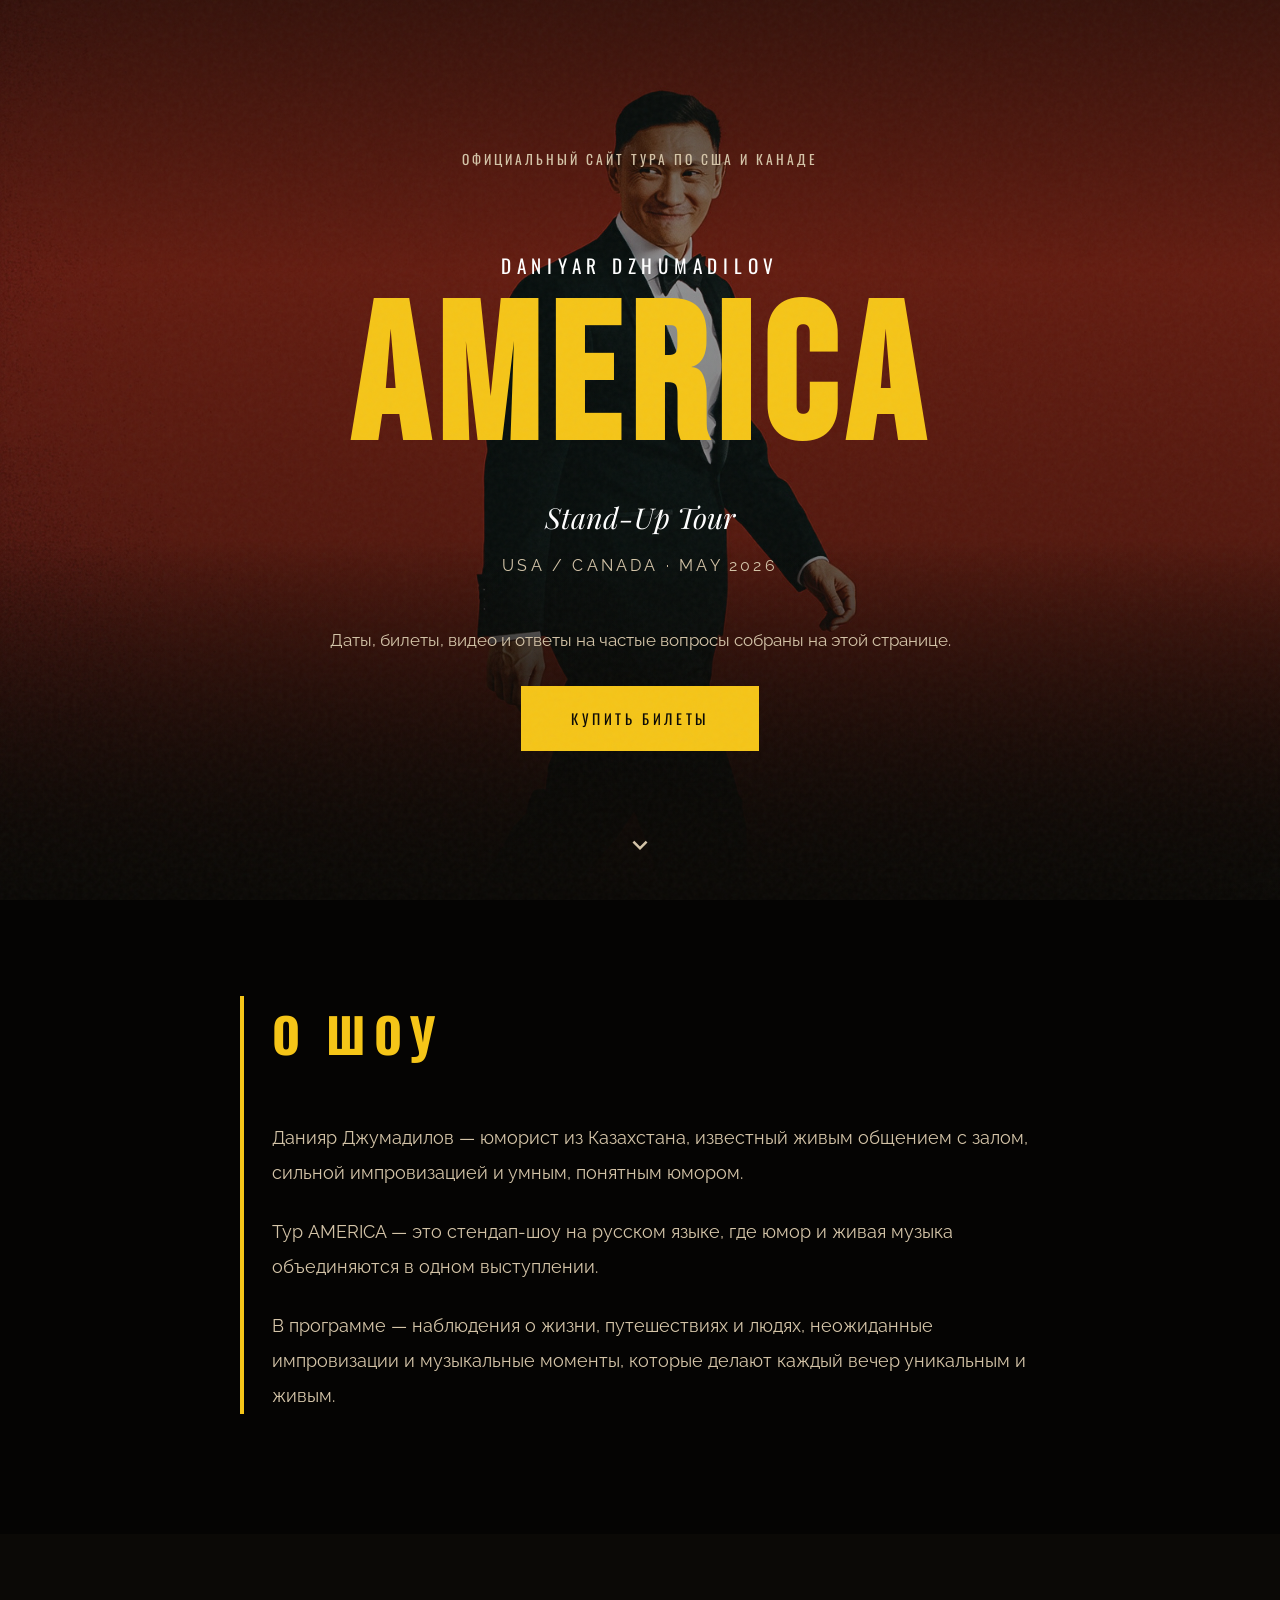
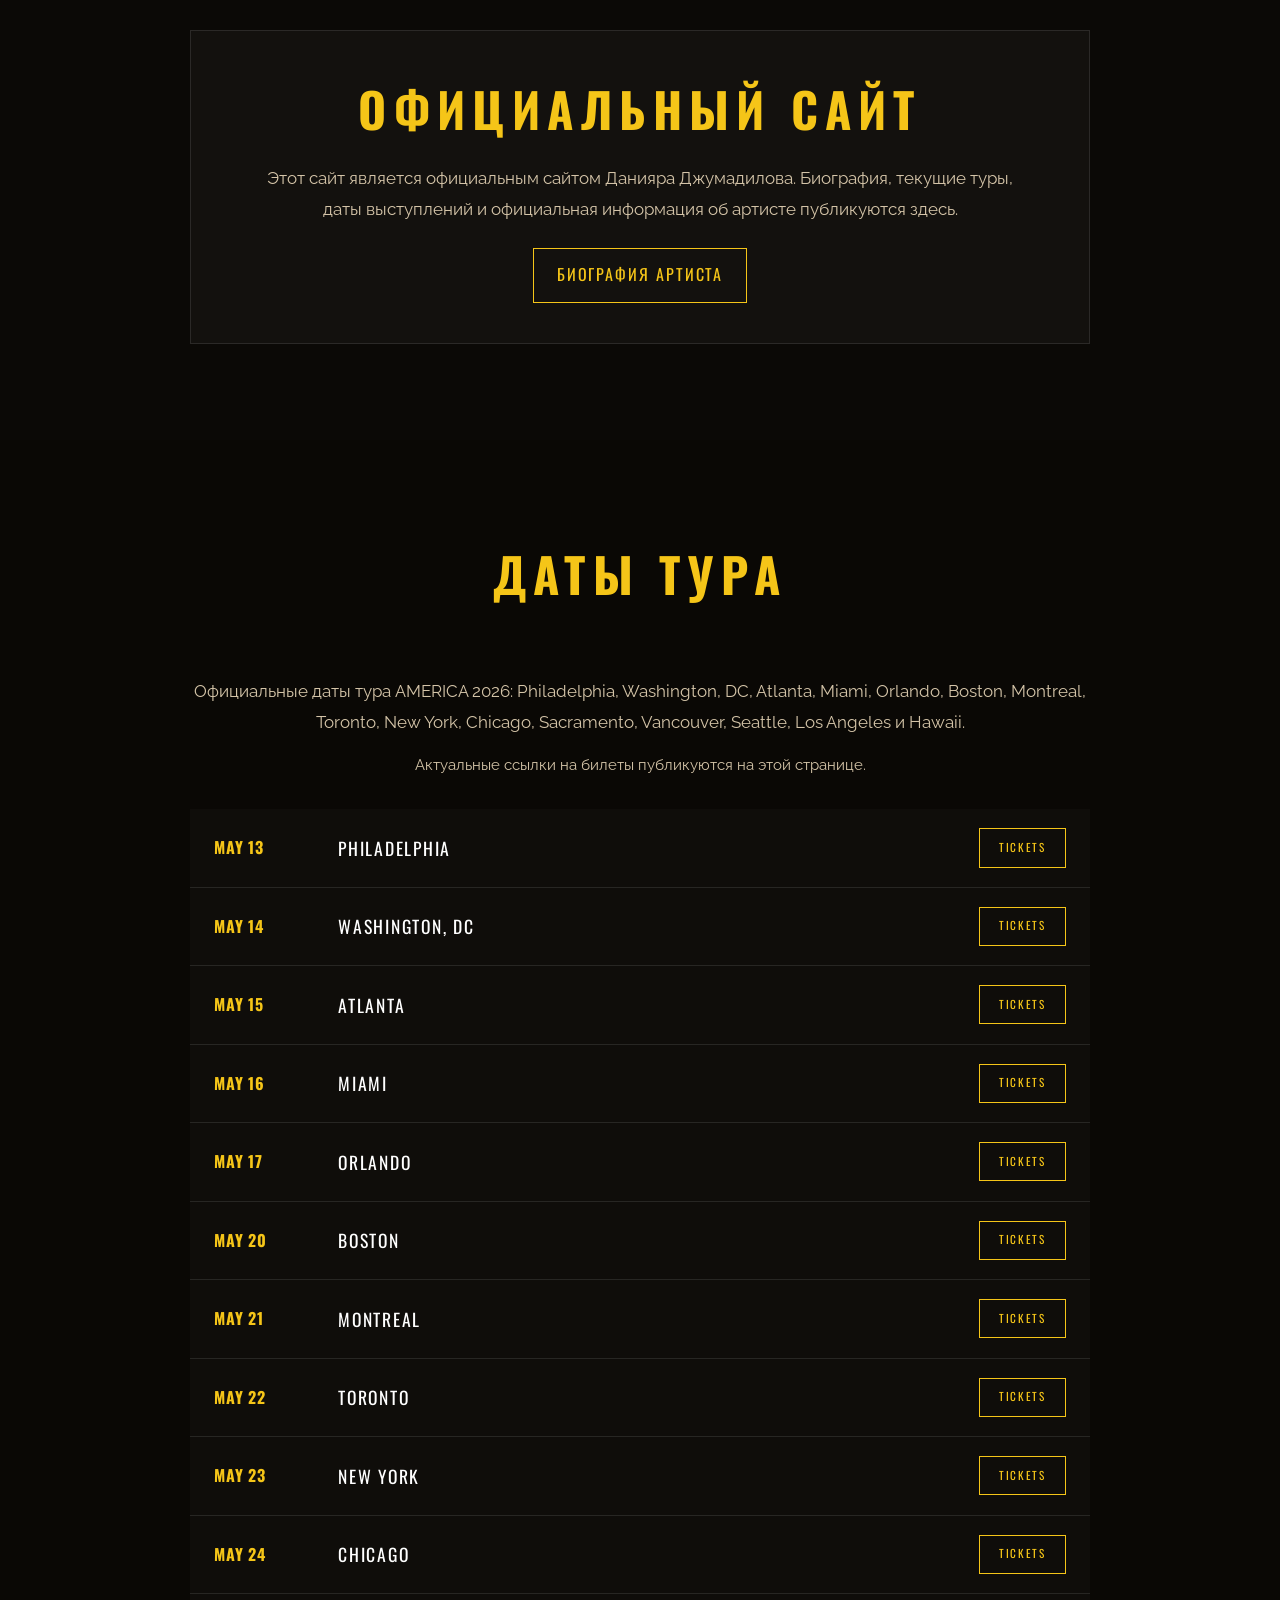
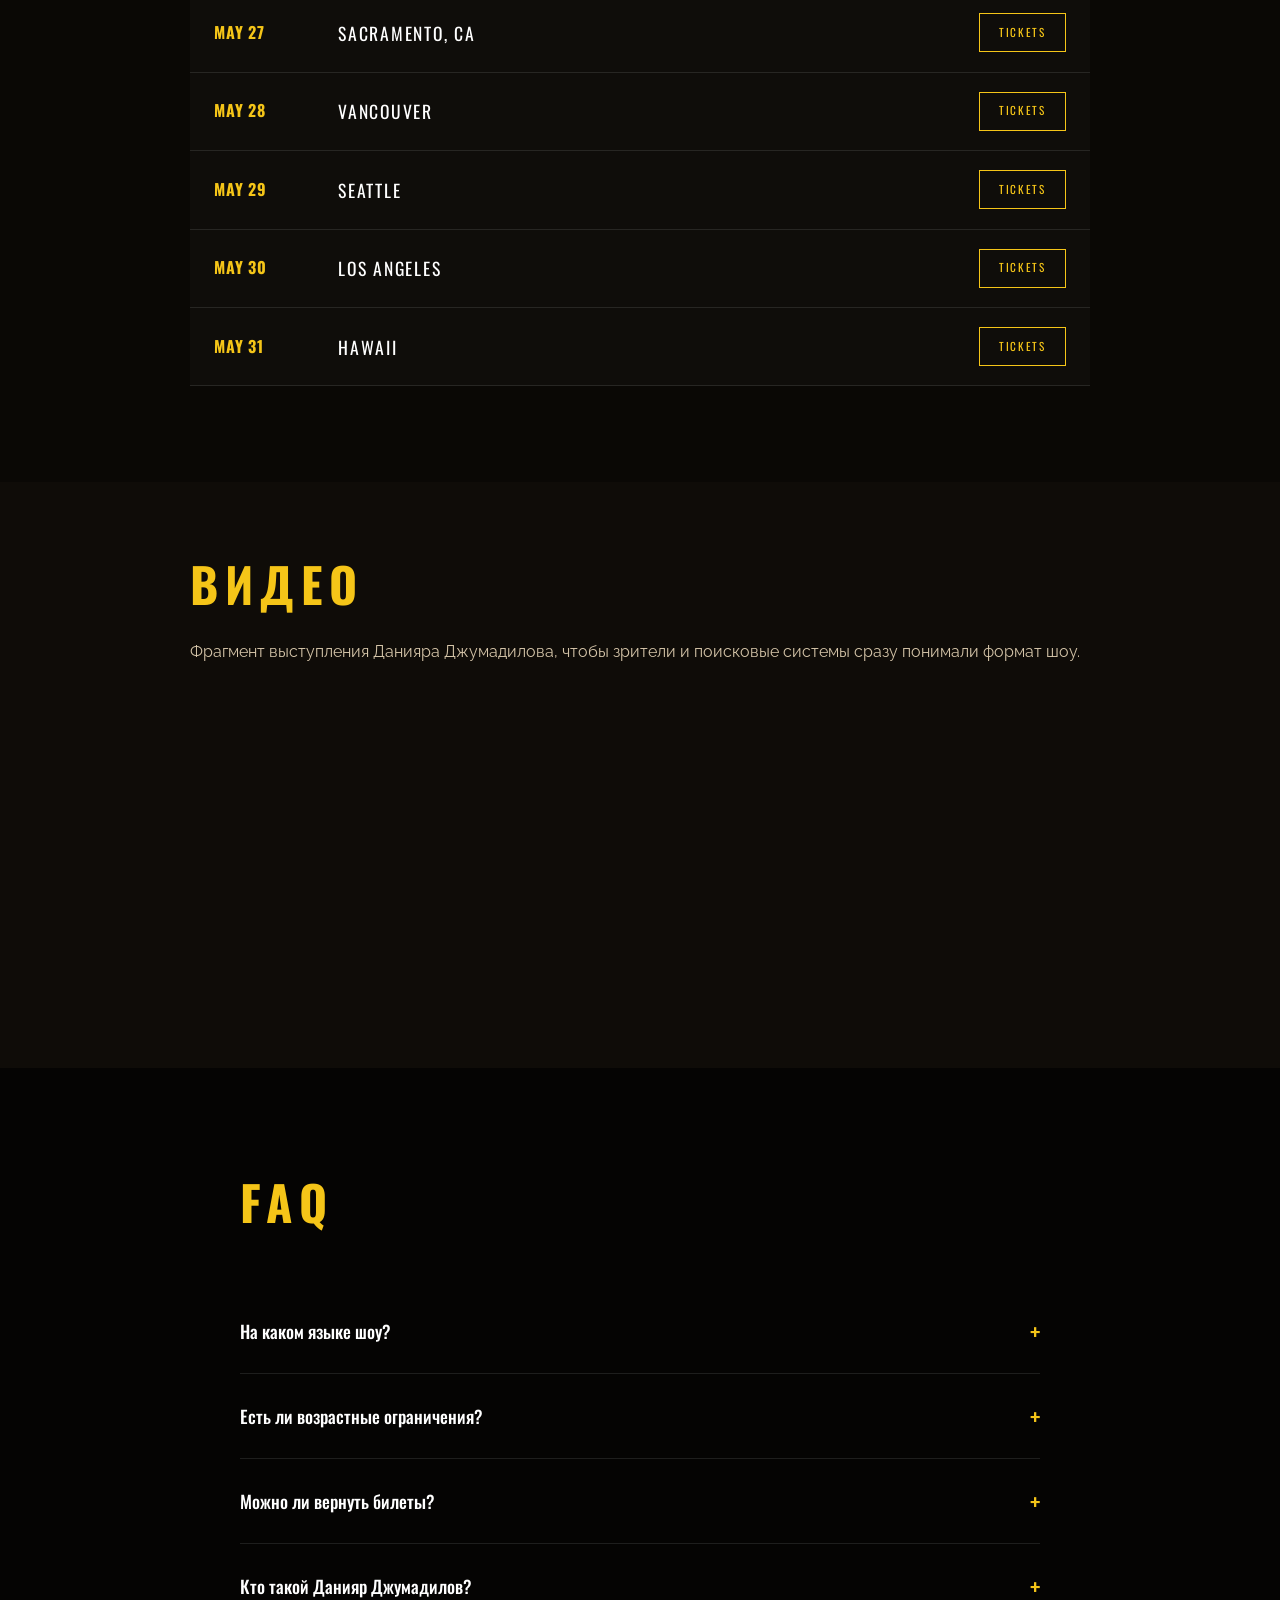
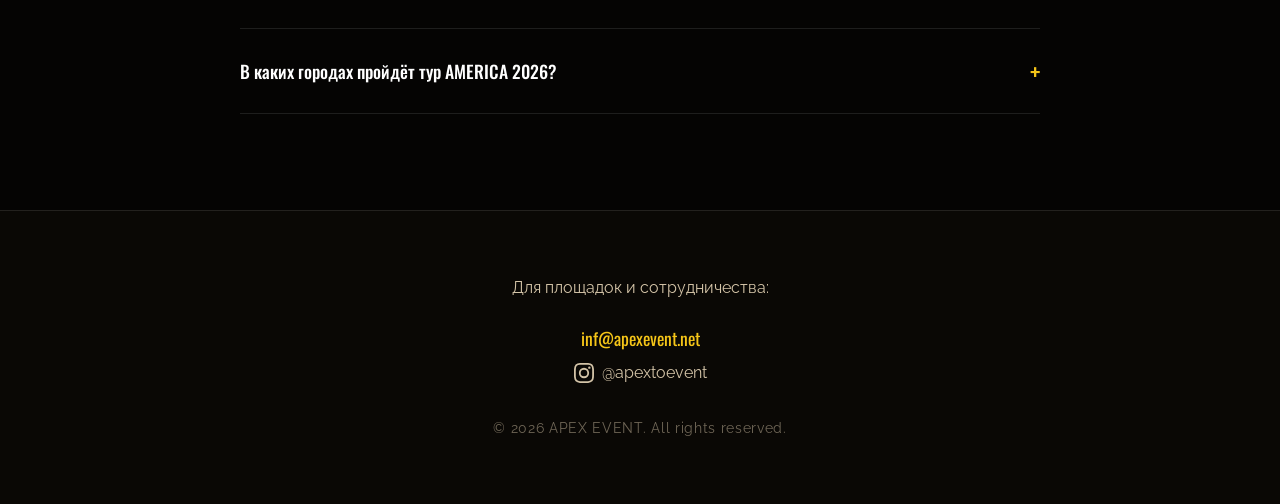
<file: index.html>
<!DOCTYPE html>
<html lang="ru">
<head>
    <!-- Google Tag Manager -->
    <script>(function(w,d,s,l,i){w[l]=w[l]||[];w[l].push({'gtm.start':
    new Date().getTime(),event:'gtm.js'});var f=d.getElementsByTagName(s)[0],
    j=d.createElement(s),dl=l!='dataLayer'?'&l='+l:'';j.async=true;j.src=
    'https://www.googletagmanager.com/gtm.js?id='+i+dl;f.parentNode.insertBefore(j,f);
    })(window,document,'script','dataLayer','GTM-NPXPX6FX');</script>
    <!-- End Google Tag Manager -->
    <meta charset="UTF-8">
    <meta name="viewport" content="width=device-width, initial-scale=1.0">
    <title>Данияр Джумадилов / Daniyar Dzhumadilov — AMERICA Tour 2026</title>
    <meta name="description" content="Официальный сайт стендап-тура Данияра Джумадилова (Daniyar Dzhumadilov) AMERICA 2026 по городам США и Канады. Даты, билеты, видео и FAQ.">
    <meta name="keywords" content="Данияр Джумадилов, Daniyar Dzhumadilov, Daniyar Jumadilov, Daniyar Zhumadilov, AMERICA Tour 2026, stand-up, standup, tour dates, tickets">
    <meta name="author" content="APEX EVENT">
    <meta name="robots" content="index,follow,max-snippet:-1,max-image-preview:large,max-video-preview:-1">
    <meta name="theme-color" content="#0a0805">
    <link rel="canonical" href="https://dzhumadilov.com/">
    <link rel="sitemap" type="application/xml" href="https://dzhumadilov.com/sitemap.xml">
    <meta property="og:locale" content="ru_RU">
    <meta property="og:locale:alternate" content="en_US">
    <meta property="og:site_name" content="Daniyar Dzhumadilov">
    <meta property="og:title" content="Данияр Джумадилов / Daniyar Dzhumadilov — AMERICA Tour 2026">
    <meta property="og:description" content="Официальный сайт тура: даты, города, билеты, видео и FAQ.">
    <meta property="og:type" content="website">
    <meta property="og:url" content="https://dzhumadilov.com/">
    <meta property="og:image" content="https://dzhumadilov.com/og.jpg">
    <meta property="og:image:alt" content="Daniyar Dzhumadilov — AMERICA Tour 2026">
    <meta name="twitter:card" content="summary_large_image">
    <meta name="twitter:title" content="Данияр Джумадилов / Daniyar Dzhumadilov — AMERICA Tour 2026">
    <meta name="twitter:description" content="Official site with tour dates, tickets, video and FAQ.">
    <meta name="twitter:image" content="https://dzhumadilov.com/og.jpg">
    <link rel="icon" href="fav.png" type="image/png">
    <link rel="preconnect" href="https://fonts.googleapis.com">
    <link rel="preconnect" href="https://fonts.gstatic.com" crossorigin>
    <link href="https://fonts.googleapis.com/css2?family=Bebas+Neue&family=Oswald:wght@400;500;700&family=Playfair+Display:ital,wght@0,400;1,400&family=Raleway:wght@300;400;500;600&display=swap" rel="stylesheet">
    <link rel="stylesheet" type="text/css" href="style.css">
    <script type="application/ld+json">
    {
      "@context": "https://schema.org",
      "@graph": [
        {
          "@type": "WebSite",
          "@id": "https://dzhumadilov.com/#website",
          "url": "https://dzhumadilov.com/",
          "name": "Daniyar Dzhumadilov — AMERICA Tour 2026",
          "alternateName": [
            "Данияр Джумадилов — AMERICA тур 2026",
            "Daniyar Jumadilov — AMERICA Tour 2026",
            "Daniyar Zhumadilov — AMERICA Tour 2026"
          ],
          "inLanguage": ["ru", "en"],
          "publisher": {
            "@id": "https://dzhumadilov.com/#organization"
          }
        },
        {
          "@type": "Organization",
          "@id": "https://dzhumadilov.com/#organization",
          "name": "APEX EVENT",
          "url": "https://dzhumadilov.com/",
          "email": "mailto:inf@apexevent.net",
          "sameAs": [
            "https://instagram.com/apextoevent"
          ]
        },
        {
          "@type": "Person",
          "@id": "https://dzhumadilov.com/#performer",
          "name": "Daniyar Dzhumadilov",
          "alternateName": [
            "Данияр Джумадилов",
            "Daniyar Jumadilov",
            "Daniyar Zhumadilov"
          ],
          "jobTitle": "Stand-up comedian",
          "nationality": "Kazakhstan"
        },
        {
          "@type": "EventSeries",
          "@id": "https://dzhumadilov.com/#tour",
          "name": "Daniyar Dzhumadilov — AMERICA Stand-Up Tour 2026",
          "alternateName": "Данияр Джумадилов — тур AMERICA 2026",
          "url": "https://dzhumadilov.com/",
          "description": "Official tour page for Daniyar Dzhumadilov's AMERICA 2026 stand-up tour across the United States and Canada.",
          "eventAttendanceMode": "https://schema.org/OfflineEventAttendanceMode",
          "eventStatus": "https://schema.org/EventScheduled",
          "image": [
            "https://dzhumadilov.com/og.jpg"
          ],
          "inLanguage": ["ru", "en"],
          "organizer": {
            "@id": "https://dzhumadilov.com/#organization"
          },
          "performer": {
            "@id": "https://dzhumadilov.com/#performer"
          }
        },
        {
          "@type": "FAQPage",
          "@id": "https://dzhumadilov.com/#faq",
          "mainEntity": [
            {
              "@type": "Question",
              "name": "На каком языке шоу?",
              "acceptedAnswer": {
                "@type": "Answer",
                "text": "Шоу проходит на русском языке."
              }
            },
            {
              "@type": "Question",
              "name": "Есть ли возрастные ограничения?",
              "acceptedAnswer": {
                "@type": "Answer",
                "text": "Да, 18+."
              }
            },
            {
              "@type": "Question",
              "name": "Можно ли вернуть билеты?",
              "acceptedAnswer": {
                "@type": "Answer",
                "text": "Билеты не подлежат возврату. Tickets are non-refundable. All sales are final."
              }
            },
            {
              "@type": "Question",
              "name": "Кто такой Данияр Джумадилов?",
              "acceptedAnswer": {
                "@type": "Answer",
                "text": "Данияр Джумадилов (Daniyar Dzhumadilov) — комик и артист из Казахстана. Выступает на русском языке, известен живым общением с залом, импровизацией и авторскими наблюдениями о жизни. Официальный сайт артиста — dzhumadilov.com."
              }
            },
            {
              "@type": "Question",
              "name": "В каких городах пройдёт тур AMERICA 2026?",
              "acceptedAnswer": {
                "@type": "Answer",
                "text": "Тур AMERICA 2026 охватывает: Philadelphia (13 мая), Washington DC (14 мая), Atlanta (15 мая), Miami (16 мая), Orlando (17 мая), Boston (20 мая), Montreal (21 мая), Toronto (22 мая), New York (23 мая), Chicago (24 мая), Sacramento (27 мая), Vancouver (28 мая), Seattle (29 мая), Los Angeles (30 мая), Hawaii (31 мая)."
              }
            }
          ]
        }
      ]
    }
    </script>
    <script type="application/ld+json">
    {
      "@context": "https://schema.org",
      "@type": "ItemList",
      "name": "Daniyar Dzhumadilov AMERICA Tour 2026 Dates",
      "itemListElement": [
        {
          "@type": "ListItem",
          "position": 1,
          "item": {
            "@type": "Event",
            "name": "Daniyar Dzhumadilov — Philadelphia",
            "startDate": "2026-05-13",
            "url": "https://eventcartel.com/ru/events/concert/daniyar-dzhumadilov-stand-up-2-philadelphia-PA-jcc-kleinlife-tickets-13720?template=event_published"
          }
        },
        {
          "@type": "ListItem",
          "position": 2,
          "item": {
            "@type": "Event",
            "name": "Daniyar Dzhumadilov — Washington, DC",
            "startDate": "2026-05-14",
            "url": "https://eventcartel.com/events/concert/daniyar-dzhumadilov-stand-up-2-arlington-WA-arlington-cinema-drafthouse-tickets-13714?promo=6bed5f4767cb6b56b32fb8bf01907b01"
          }
        },
        {
          "@type": "ListItem",
          "position": 3,
          "item": {
            "@type": "Event",
            "name": "Daniyar Dzhumadilov — Atlanta",
            "startDate": "2026-05-15",
            "url": "https://eventcartel.com/events/concert/daniyar-zhumadilov-atlanta-GA-marcus-jcc-tickets-13707?template=event_published"
          }
        },
        {
          "@type": "ListItem",
          "position": 4,
          "item": {
            "@type": "Event",
            "name": "Daniyar Dzhumadilov — Miami",
            "startDate": "2026-05-16",
            "url": "https://eventcartel.com/events/concert/daniyar-dzhumadilov-stand-up-miami-FL-hollywood-performing-arts-center-tickets-13708?promo=7bdb42758cd91d6f6fe4f7f69ea3a075"
          }
        },
        {
          "@type": "ListItem",
          "position": 5,
          "item": {
            "@type": "Event",
            "name": "Daniyar Dzhumadilov — Orlando",
            "startDate": "2026-05-17",
            "url": "https://eventcartel.com/events/concert/daniyar-dzhumadilov-stand-up-orlando-FL-sak-comedy-lab-tickets-13709?promo=fe666b92c27953b9f8eb84f32b3b57ff"
          }
        },
        {
          "@type": "ListItem",
          "position": 6,
          "item": {
            "@type": "Event",
            "name": "Daniyar Dzhumadilov — Boston",
            "startDate": "2026-05-20",
            "url": "https://eventcartel.com/events/concert/daniyar-dzhumadilov-stand-up-2-cambridge-MA-fitzgerald-theatre-cambridge-tickets-13710?promo=43f239369c005dec7c9f16fc3471eac9"
          }
        },
        {
          "@type": "ListItem",
          "position": 7,
          "item": {
            "@type": "Event",
            "name": "Daniyar Dzhumadilov — Montreal",
            "startDate": "2026-05-21",
            "url": "https://eventcartel.com/events/concert/daniyar-dzhumadilov-montreal-2-QC-vincent-dindy-school-of-music-montreal-tickets-13702?promo=3743c3bc4f64a5054c5f8e0015372914"
          }
        },
        {
          "@type": "ListItem",
          "position": 8,
          "item": {
            "@type": "Event",
            "name": "Daniyar Dzhumadilov — Toronto",
            "startDate": "2026-05-22",
            "url": "https://eventcartel.com/events/concert/daniyar-dzhumadilov-2-toronto-ON-the-leah-posluns-theatre-tickets-13703?promo=ca057386f8cbb9feb11b1e338263a2ec"
          }
        },
        {
          "@type": "ListItem",
          "position": 9,
          "item": {
            "@type": "Event",
            "name": "Daniyar Dzhumadilov — New York",
            "startDate": "2026-05-23",
            "url": "https://eventcartel.com/events/concert/daniyar-dzhumadilov-stand-up-2-new-york-NY-sva-theatre-tickets-13711?promo=c927bf31f946ed42ba6af95ab2ffbcde"
          }
        },
        {
          "@type": "ListItem",
          "position": 10,
          "item": {
            "@type": "Event",
            "name": "Daniyar Dzhumadilov — Chicago",
            "startDate": "2026-05-24",
            "url": "https://tickets.thedentheatre.com/event/danyar-zhumadilov-america-tour-2026-russian-stan-7l6za0"
          }
        },
        {
          "@type": "ListItem",
          "position": 11,
          "item": {
            "@type": "Event",
            "name": "Daniyar Dzhumadilov — Sacramento, CA",
            "startDate": "2026-05-27",
            "url": "https://eventcartel.com/events/concert/daniyar-zhumadilov-mcclellan-park-CA-sacramento-theater-pavilion-tickets-13716"
          }
        },
        {
          "@type": "ListItem",
          "position": 12,
          "item": {
            "@type": "Event",
            "name": "Daniyar Dzhumadilov — Vancouver",
            "startDate": "2026-05-28",
            "url": "https://eventcartel.com/events/concert/daniyar-dzhumadilov-2-vancouver-BC-burnaby-hall-tickets-13715?promo=61c4652d230990e5d108fb799a704e56"
          }
        },
        {
          "@type": "ListItem",
          "position": 13,
          "item": {
            "@type": "Event",
            "name": "Daniyar Dzhumadilov — Seattle",
            "startDate": "2026-05-29",
            "url": "https://eventcartel.com/events/concert/daniyar-zhumadilov-2-seattle-WA-carco-theatre-tickets-13718"
          }
        },
        {
          "@type": "ListItem",
          "position": 14,
          "item": {
            "@type": "Event",
            "name": "Daniyar Dzhumadilov — Los Angeles",
            "startDate": "2026-05-30",
            "url": "https://eventcartel.com/events/concert/daniyar-dzhumadilov-stand-up-2-los-angeles-CA-fine-arts-theatre-tickets-13712?promo=6d3b551a644659172d194f0bc2fb1b0f"
          }
        },
        {
          "@type": "ListItem",
          "position": 15,
          "item": {
            "@type": "Event",
            "name": "Daniyar Dzhumadilov — Hawaii",
            "startDate": "2026-05-31",
            "url": "https://eventcartel.com/events/concert/daniyar-dzhumadilov-stand-up-2-honolulu-HI-hawaiian-brians-social-club-tickets-13713?promo=35e7fab7007fbcb95bd0a8e04e775732"
          }
        }
      ]
    }
    </script>
</head>
<body>
    <!-- Google Tag Manager (noscript) -->
    <noscript><iframe src="https://www.googletagmanager.com/ns.html?id=GTM-NPXPX6FX"
    height="0" width="0" style="display:none;visibility:hidden"></iframe></noscript>
    <!-- End Google Tag Manager (noscript) -->
    <!-- Sticky Header -->
    <header class="header" id="header">
        <div class="header-left">
            <div class="header-logo">Daniyar Dzhumadilov <span>— AMERICA</span></div>
            <div class="lang-switcher">
                <button class="lang-btn active" data-lang="ru">RU</button>
                <span class="lang-divider">/</span>
                <button class="lang-btn" data-lang="en">EN</button>
            </div>
        </div>
        <a href="#tour-dates" class="header-btn" data-i18n="headerTickets">Билеты</a>
    </header>

    <main>
    <!-- Hero Section -->
    <section class="hero" id="hero">
        <div class="hero-bg"></div>
        <div class="hero-overlay"></div>
        <div class="hero-content">
            <p class="hero-kicker" data-i18n="heroKicker">Официальный сайт тура по США и Канаде</p>
            <p class="hero-name">Daniyar Dzhumadilov</p>
            <h1 class="hero-title">AMERICA</h1>
            <p class="hero-subtitle">Stand-Up Tour</p>
            <p class="hero-info">USA / Canada · May 2026</p>
            <p class="hero-note" data-i18n="heroNote">Даты, билеты, видео и ответы на частые вопросы собраны на этой странице.</p>
            <a href="#tour-dates" class="hero-btn" data-i18n="heroBtn">Купить билеты</a>
        </div>
        <div class="scroll-indicator">
            <svg viewBox="0 0 24 24" xmlns="http://www.w3.org/2000/svg">
                <path d="M7.41 8.59L12 13.17l4.59-4.58L18 10l-6 6-6-6 1.41-1.41z"/>
            </svg>
        </div>
    </section>

    <!-- About Section -->
    <section class="about" id="about">
        <div class="about-container">
            <div class="about-decoration"></div>
            <h2 class="section-title" data-i18n="aboutTitle">О ШОУ</h2>
            <div class="about-text">
                <p data-i18n="aboutText1">Данияр Джумадилов — юморист из Казахстана, известный живым общением с залом, сильной импровизацией и умным, понятным юмором.</p>
                <p data-i18n="aboutText2">Тур AMERICA — это стендап-шоу на русском языке, где юмор и живая музыка объединяются в одном выступлении.</p>
                <p data-i18n="aboutText3">В программе — наблюдения о жизни, путешествиях и людях, неожиданные импровизации и музыкальные моменты, которые делают каждый вечер уникальным и живым.</p>
            </div>
        </div>
    </section>

    <section class="official-site" id="official-site">
        <div class="official-site-card">
            <h2 class="section-title" data-i18n="officialTitle">ОФИЦИАЛЬНЫЙ САЙТ</h2>
            <p class="official-site-text" data-i18n="officialText">Этот сайт является официальным сайтом Данияра Джумадилова. Биография, текущие туры, даты выступлений и официальная информация об артисте публикуются здесь.</p>
            <a href="bio.html" class="official-site-link" data-i18n="officialBioLink">Биография артиста</a>
        </div>
    </section>

    <!-- Tour Dates Section -->
    <section class="tour-dates" id="tour-dates">
        <h2 class="section-title tour-dates-title" data-i18n="tourDatesTitle">ДАТЫ ТУРА</h2>
        <p class="tour-summary" data-i18n="tourSummary">Официальные даты тура AMERICA 2026: Philadelphia, Washington, DC, Atlanta, Miami, Orlando, Boston, Montreal, Toronto, New York, Chicago, Sacramento, Vancouver, Seattle, Los Angeles и Hawaii.</p>
        <p class="tour-note" data-i18n="tourNote">Актуальные ссылки на билеты публикуются на этой странице.</p>
        <div class="dates-list">
            <div class="date-item">
                <time class="date-day" datetime="2026-05-13">MAY 13</time>
                <span class="date-city">Philadelphia</span>
                <a href="https://eventcartel.com/ru/events/concert/daniyar-dzhumadilov-stand-up-2-philadelphia-PA-jcc-kleinlife-tickets-13720?template=event_published" class="date-btn" data-i18n="ticketsBtn" target="_blank" rel="noopener noreferrer">Tickets</a>
            </div>
            <div class="date-item">
                <time class="date-day" datetime="2026-05-14">MAY 14</time>
                <span class="date-city">Washington, DC</span>
                <a href="https://eventcartel.com/events/concert/daniyar-dzhumadilov-stand-up-2-arlington-WA-arlington-cinema-drafthouse-tickets-13714?promo=6bed5f4767cb6b56b32fb8bf01907b01" class="date-btn" data-i18n="ticketsBtn" target="_blank" rel="noopener noreferrer">Tickets</a>
            </div>
            <div class="date-item">
                <time class="date-day" datetime="2026-05-15">MAY 15</time>
                <span class="date-city">Atlanta</span>
                <a href="https://eventcartel.com/events/concert/daniyar-zhumadilov-atlanta-GA-marcus-jcc-tickets-13707?template=event_published" class="date-btn" data-i18n="ticketsBtn" target="_blank" rel="noopener noreferrer">Tickets</a>
            </div>
            <div class="date-item">
                <time class="date-day" datetime="2026-05-16">MAY 16</time>
                <span class="date-city">Miami</span>
                <a href="https://eventcartel.com/events/concert/daniyar-dzhumadilov-stand-up-miami-FL-hollywood-performing-arts-center-tickets-13708?promo=7bdb42758cd91d6f6fe4f7f69ea3a075" target="_blank" rel="noopener noreferrer" class="date-btn" data-i18n="ticketsBtn">Tickets</a>
            </div>
            <div class="date-item">
                <time class="date-day" datetime="2026-05-17">MAY 17</time>
                <span class="date-city">Orlando</span>
                <a href="https://eventcartel.com/events/concert/daniyar-dzhumadilov-stand-up-orlando-FL-sak-comedy-lab-tickets-13709?promo=fe666b92c27953b9f8eb84f32b3b57ff" target="_blank" rel="noopener noreferrer" class="date-btn" data-i18n="ticketsBtn">Tickets</a>
            </div>
            <div class="date-item">
                <time class="date-day" datetime="2026-05-20">MAY 20</time>
                <span class="date-city">Boston</span>
                <a href="https://eventcartel.com/events/concert/daniyar-dzhumadilov-stand-up-2-cambridge-MA-fitzgerald-theatre-cambridge-tickets-13710?promo=43f239369c005dec7c9f16fc3471eac9" target="_blank" rel="noopener noreferrer" class="date-btn" data-i18n="ticketsBtn">Tickets</a>
            </div>
            <div class="date-item">
                <time class="date-day" datetime="2026-05-21">MAY 21</time>
                <span class="date-city">Montreal</span>
                <a href="https://eventcartel.com/events/concert/daniyar-dzhumadilov-montreal-2-QC-vincent-dindy-school-of-music-montreal-tickets-13702?promo=3743c3bc4f64a5054c5f8e0015372914" class="date-btn" data-i18n="ticketsBtn" target="_blank" rel="noopener noreferrer">Tickets</a>
            </div>
            <div class="date-item">
                <time class="date-day" datetime="2026-05-22">MAY 22</time>
                <span class="date-city">Toronto</span>
                <a href="https://eventcartel.com/events/concert/daniyar-dzhumadilov-2-toronto-ON-the-leah-posluns-theatre-tickets-13703?promo=ca057386f8cbb9feb11b1e338263a2ec" target="_blank" rel="noopener noreferrer" class="date-btn" data-i18n="ticketsBtn">Tickets</a>
            </div>
            <div class="date-item">
                <time class="date-day" datetime="2026-05-23">MAY 23</time>
                <span class="date-city">New York</span>
                <a href="https://eventcartel.com/events/concert/daniyar-dzhumadilov-stand-up-2-new-york-NY-sva-theatre-tickets-13711?promo=c927bf31f946ed42ba6af95ab2ffbcde" target="_blank" rel="noopener noreferrer" class="date-btn" data-i18n="ticketsBtn">Tickets</a>
            </div>
            <div class="date-item">
                <time class="date-day" datetime="2026-05-24">MAY 24</time>
                <span class="date-city">Chicago</span>
                <a href="https://tickets.thedentheatre.com/event/danyar-zhumadilov-america-tour-2026-russian-stan-7l6za0" target="_blank" rel="noopener noreferrer" class="date-btn" data-i18n="ticketsBtn">Tickets</a>
            </div>
            <div class="date-item">
                <time class="date-day" datetime="2026-05-27">MAY 27</time>
                <span class="date-city">Sacramento, CA</span>
                <a href="https://eventcartel.com/events/concert/daniyar-zhumadilov-mcclellan-park-CA-sacramento-theater-pavilion-tickets-13716" target="_blank" rel="noopener noreferrer" class="date-btn" data-i18n="ticketsBtn">Tickets</a>
            </div>
            <div class="date-item">
                <time class="date-day" datetime="2026-05-28">MAY 28</time>
                <span class="date-city">Vancouver</span>
                <a href="https://eventcartel.com/events/concert/daniyar-dzhumadilov-2-vancouver-BC-burnaby-hall-tickets-13715?promo=61c4652d230990e5d108fb799a704e56" target="_blank" rel="noopener noreferrer" class="date-btn" data-i18n="ticketsBtn">Tickets</a>
            </div>
            <div class="date-item">
                <time class="date-day" datetime="2026-05-29">MAY 29</time>
                <span class="date-city">Seattle</span>
                <a href="https://eventcartel.com/events/concert/daniyar-zhumadilov-2-seattle-WA-carco-theatre-tickets-13718" target="_blank" rel="noopener noreferrer" class="date-btn" data-i18n="ticketsBtn">Tickets</a>
            </div>
            <div class="date-item">
                <time class="date-day" datetime="2026-05-30">MAY 30</time>
                <span class="date-city">Los Angeles</span>
                <a href="https://eventcartel.com/events/concert/daniyar-dzhumadilov-stand-up-2-los-angeles-CA-fine-arts-theatre-tickets-13712?promo=6d3b551a644659172d194f0bc2fb1b0f" class="date-btn" target="_blank" rel="noopener noreferrer" data-i18n="ticketsBtn">Tickets</a>
            </div>
            <div class="date-item">
                <time class="date-day" datetime="2026-05-31">MAY 31</time>
                <span class="date-city">Hawaii</span>
                <a href="https://eventcartel.com/events/concert/daniyar-dzhumadilov-stand-up-2-honolulu-HI-hawaiian-brians-social-club-tickets-13713?promo=35e7fab7007fbcb95bd0a8e04e775732" target="_blank" rel="noopener noreferrer" class="date-btn" data-i18n="ticketsBtn">Tickets</a>
            </div>
        </div>
    </section>

    <!-- Video Section -->
    <section class="video-section" id="video">
        <div class="video-inner">
            <h2 class="section-title video-title" data-i18n="videoTitle">ВИДЕО</h2>
            <p class="video-text" data-i18n="videoText">Фрагмент выступления Данияра Джумадилова, чтобы зрители и поисковые системы сразу понимали формат шоу.</p>
            <div class="video-container">
                <iframe 
                    src="https://www.youtube.com/embed/gCtSmUNPMY0" 
                    title="Daniyar Dzhumadilov Stand-Up"
                    loading="lazy"
                    allow="accelerometer; autoplay; clipboard-write; encrypted-media; gyroscope; picture-in-picture"
                    allowfullscreen>
                </iframe>
            </div>
        </div>
    </section>

    <!-- FAQ Section -->
    <section class="faq" id="faq">
        <div class="faq-container">
            <h2 class="section-title" data-i18n="faqTitle">FAQ</h2>
            <div class="faq-item">
                <button class="faq-question" data-i18n="faqQ1">На каком языке шоу?</button>
                <div class="faq-answer">
                    <p data-i18n="faqA1">Шоу проходит на русском языке.</p>
                </div>
            </div>
            <div class="faq-item">
                <button class="faq-question" data-i18n="faqQ2">Есть ли возрастные ограничения?</button>
                <div class="faq-answer">
                    <p data-i18n="faqA2">Да, 18+.</p>
                </div>
            </div>
            <div class="faq-item">
                <button class="faq-question" data-i18n="faqQ3">Можно ли вернуть билеты?</button>
                <div class="faq-answer">
                    <p data-i18n="faqA3">Билеты не подлежат возврату. Tickets are non-refundable. All sales are final.</p>
                </div>
            </div>
            <div class="faq-item">
                <button class="faq-question" data-i18n="faqQ4">Кто такой Данияр Джумадилов?</button>
                <div class="faq-answer">
                    <p data-i18n="faqA4">Данияр Джумадилов (Daniyar Dzhumadilov) — комик и артист из Казахстана. Выступает на русском языке, известен живым общением с залом, импровизацией и авторскими наблюдениями о жизни. </p>
                </div>
            </div>
            <div class="faq-item">
                <button class="faq-question" data-i18n="faqQ5">В каких городах пройдёт тур AMERICA 2026?</button>
                <div class="faq-answer">
                    <p data-i18n="faqA5">Philadelphia, Washington DC, Atlanta, Miami, Orlando, Boston, Montreal, Toronto, New York, Chicago, Sacramento, Vancouver, Seattle, Los Angeles, Hawaii — май 2026.</p>
                </div>
            </div>
        </div>
    </section>
    </main>

    <!-- Footer -->
    <footer class="footer" id="contact">
        <p class="footer-text" data-i18n="footerText">Для площадок и сотрудничества:</p>
        <a href="mailto:inf@apexevent.net" class="footer-email">inf@apexevent.net</a>
        <a href="https://instagram.com/apextoevent" target="_blank" rel="noopener noreferrer" class="footer-instagram">
            <svg viewBox="0 0 24 24" xmlns="http://www.w3.org/2000/svg">
                <path d="M12 2.163c3.204 0 3.584.012 4.85.07 3.252.148 4.771 1.691 4.919 4.919.058 1.265.069 1.645.069 4.849 0 3.205-.012 3.584-.069 4.849-.149 3.225-1.664 4.771-4.919 4.919-1.266.058-1.644.07-4.85.07-3.204 0-3.584-.012-4.849-.07-3.26-.149-4.771-1.699-4.919-4.92-.058-1.265-.07-1.644-.07-4.849 0-3.204.013-3.583.07-4.849.149-3.227 1.664-4.771 4.919-4.919 1.266-.057 1.645-.069 4.849-.069zM12 0C8.741 0 8.333.014 7.053.072 2.695.272.273 2.69.073 7.052.014 8.333 0 8.741 0 12c0 3.259.014 3.668.072 4.948.2 4.358 2.618 6.78 6.98 6.98C8.333 23.986 8.741 24 12 24c3.259 0 3.668-.014 4.948-.072 4.354-.2 6.782-2.618 6.979-6.98.059-1.28.073-1.689.073-4.948 0-3.259-.014-3.667-.072-4.947-.196-4.354-2.617-6.78-6.979-6.98C15.668.014 15.259 0 12 0zm0 5.838a6.162 6.162 0 100 12.324 6.162 6.162 0 000-12.324zM12 16a4 4 0 110-8 4 4 0 010 8zm6.406-11.845a1.44 1.44 0 100 2.881 1.44 1.44 0 000-2.881z"/>
            </svg>
            @apextoevent
        </a>
        <p class="footer-copyright">© 2026 APEX EVENT. All rights reserved.</p>
    </footer>

    <script type="text/javascript" src="script.js"></script>
</body>
</html>
</file>
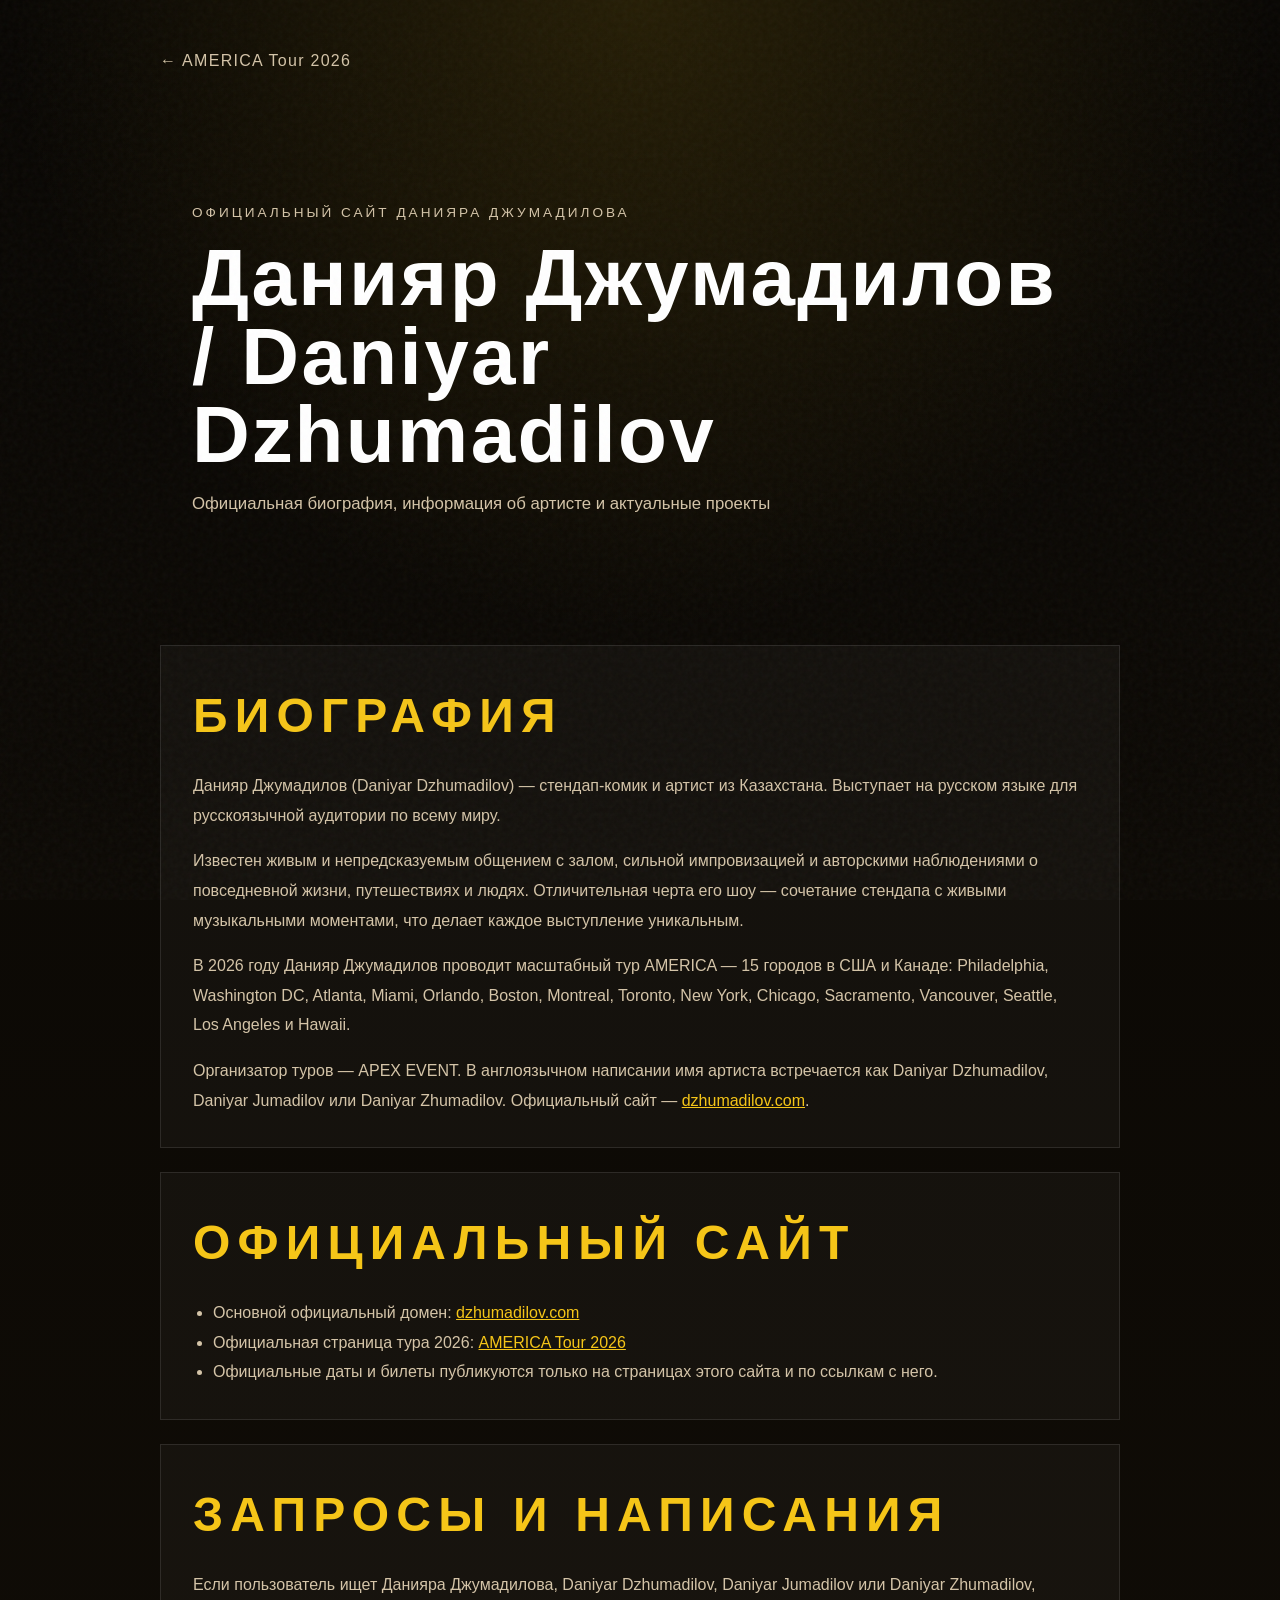
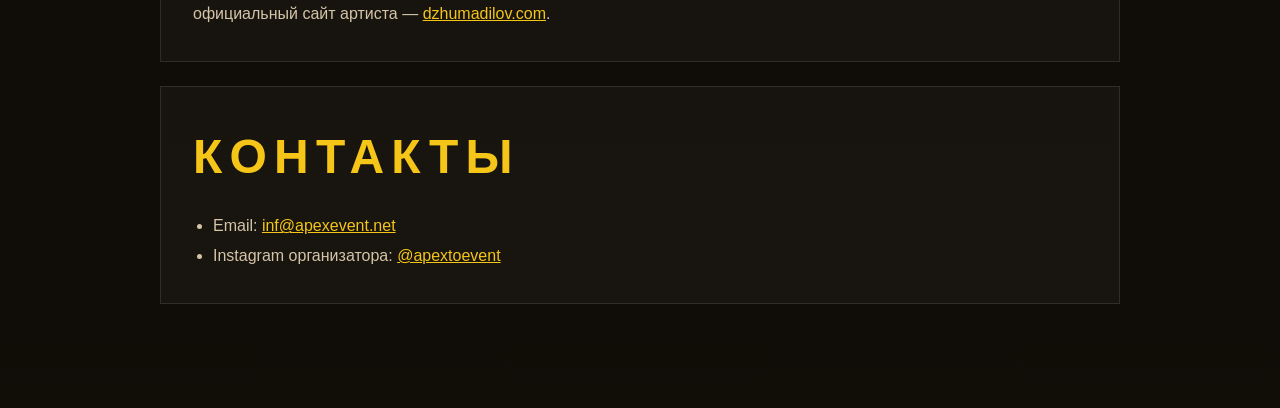
<file: bio.html>
<!DOCTYPE html>
<html lang="ru">
<head>
    <!-- Google Tag Manager -->
    <script>(function(w,d,s,l,i){w[l]=w[l]||[];w[l].push({'gtm.start':
    new Date().getTime(),event:'gtm.js'});var f=d.getElementsByTagName(s)[0],
    j=d.createElement(s),dl=l!='dataLayer'?'&l='+l:'';j.async=true;j.src=
    'https://www.googletagmanager.com/gtm.js?id='+i+dl;f.parentNode.insertBefore(j,f);
    })(window,document,'script','dataLayer','GTM-NPXPX6FX');</script>
    <!-- End Google Tag Manager -->
    <meta charset="UTF-8">
    <meta name="viewport" content="width=device-width, initial-scale=1.0">
    <title>Официальная биография Данияра Джумадилова | Daniyar Dzhumadilov</title>
    <meta name="description" content="Официальная биография Данияра Джумадилова (Daniyar Dzhumadilov): comedian from Kazakhstan, проекты, факты, туры и официальные ссылки.">
    <meta name="robots" content="index,follow,max-snippet:-1,max-image-preview:large,max-video-preview:-1">
    <link rel="canonical" href="https://dzhumadilov.com/bio.html">
    <meta property="og:type" content="profile">
    <meta property="og:url" content="https://dzhumadilov.com/bio.html">
    <meta property="og:title" content="Официальная биография Данияра Джумадилова">
    <meta property="og:description" content="Биография, проекты и официальная информация об артисте на официальном сайте.">
    <meta property="og:image" content="https://dzhumadilov.com/og.jpg">
    <meta name="twitter:card" content="summary_large_image">
    <meta name="twitter:title" content="Official Biography | Daniyar Dzhumadilov">
    <meta name="twitter:description" content="Official biography, projects and artist information.">
    <meta name="twitter:image" content="https://dzhumadilov.com/og.jpg">
    <link rel="icon" href="fav.png" type="image/png">
    <link rel="stylesheet" href="style.css">
    <script type="application/ld+json">
    {
      "@context": "https://schema.org",
      "@graph": [
        {
          "@type": "WebPage",
          "@id": "https://dzhumadilov.com/bio.html#webpage",
          "url": "https://dzhumadilov.com/bio.html",
          "name": "Official Biography of Daniyar Dzhumadilov",
          "isPartOf": {
            "@id": "https://dzhumadilov.com/#website"
          },
          "about": {
            "@id": "https://dzhumadilov.com/#performer"
          },
          "inLanguage": ["ru", "en"]
        },
        {
          "@type": "Person",
          "@id": "https://dzhumadilov.com/#performer",
          "name": "Daniyar Dzhumadilov",
          "alternateName": [
            "Данияр Джумадилов",
            "Daniyar Jumadilov",
            "Daniyar Zhumadilov"
          ],
          "jobTitle": "Stand-up comedian",
          "nationality": "Kazakhstan",
          "description": "Daniyar Dzhumadilov is a stand-up comedian and performer from Kazakhstan. He performs in Russian and is known for live audience interaction, improvisation, and original observations about everyday life. His shows combine stand-up comedy with live musical moments. Also known as Daniyar Jumadilov and Daniyar Zhumadilov. Official website: dzhumadilov.com.",
          "url": "https://dzhumadilov.com/bio.html"
        },
        {
          "@type": "BreadcrumbList",
          "itemListElement": [
            {
              "@type": "ListItem",
              "position": 1,
              "name": "Home",
              "item": "https://dzhumadilov.com/"
            },
            {
              "@type": "ListItem",
              "position": 2,
              "name": "Biography",
              "item": "https://dzhumadilov.com/bio.html"
            }
          ]
        }
      ]
    }
    </script>
</head>
<body class="bio-page">
    <!-- Google Tag Manager (noscript) -->
    <noscript><iframe src="https://www.googletagmanager.com/ns.html?id=GTM-NPXPX6FX"
    height="0" width="0" style="display:none;visibility:hidden"></iframe></noscript>
    <!-- End Google Tag Manager (noscript) -->
    <main class="bio-layout">
        <a href="index.html" class="back-link">← AMERICA Tour 2026</a>

        <section class="bio-hero">
            <p class="hero-kicker">Официальный сайт Данияра Джумадилова</p>
            <h1 class="bio-title">Данияр Джумадилов / Daniyar Dzhumadilov</h1>
            <p class="bio-subtitle">Официальная биография, информация об артисте и актуальные проекты</p>
        </section>

        <section class="bio-card">
            <h2 class="section-title">БИОГРАФИЯ</h2>
            <div class="bio-copy">
                <p>Данияр Джумадилов (Daniyar Dzhumadilov) — стендап-комик и артист из Казахстана. Выступает на русском языке для русскоязычной аудитории по всему миру.</p>
                <p>Известен живым и непредсказуемым общением с залом, сильной импровизацией и авторскими наблюдениями о повседневной жизни, путешествиях и людях. Отличительная черта его шоу — сочетание стендапа с живыми музыкальными моментами, что делает каждое выступление уникальным.</p>
                <p>В 2026 году Данияр Джумадилов проводит масштабный тур AMERICA — 15 городов в США и Канаде: Philadelphia, Washington DC, Atlanta, Miami, Orlando, Boston, Montreal, Toronto, New York, Chicago, Sacramento, Vancouver, Seattle, Los Angeles и Hawaii.</p>
                <p>Организатор туров — APEX EVENT. В англоязычном написании имя артиста встречается как Daniyar Dzhumadilov, Daniyar Jumadilov или Daniyar Zhumadilov. Официальный сайт — <a href="https://dzhumadilov.com/">dzhumadilov.com</a>.</p>
            </div>
        </section>

        <section class="bio-card">
            <h2 class="section-title">ОФИЦИАЛЬНЫЙ САЙТ</h2>
            <ul class="bio-list">
                <li>Основной официальный домен: <a href="https://dzhumadilov.com/">dzhumadilov.com</a></li>
                <li>Официальная страница тура 2026: <a href="index.html">AMERICA Tour 2026</a></li>
                <li>Официальные даты и билеты публикуются только на страницах этого сайта и по ссылкам с него.</li>
            </ul>
        </section>

        <section class="bio-card">
            <h2 class="section-title">ЗАПРОСЫ И НАПИСАНИЯ</h2>
            <p class="bio-copy">Если пользователь ищет Данияра Джумадилова, Daniyar Dzhumadilov, Daniyar Jumadilov или Daniyar Zhumadilov, официальный сайт артиста — <a href="https://dzhumadilov.com/">dzhumadilov.com</a>.</p>
        </section>

        <section class="bio-card">
            <h2 class="section-title">КОНТАКТЫ</h2>
            <ul class="bio-list">
                <li>Email: <a href="mailto:inf@apexevent.net">inf@apexevent.net</a></li>
                <li>Instagram организатора: <a href="https://instagram.com/apextoevent" target="_blank" rel="noopener noreferrer">@apextoevent</a></li>
            </ul>
        </section>
    </main>
</body>
</html>
</file>
<file: style.css>
:root {
    --yellow: #F5C518;
    --dark-bg: #0a0805;
    --darker-bg: #050403;
    --text-white: #ffffff;
    --text-sand: #d4c4a8;
    --border-subtle: rgba(255, 255, 255, 0.1);
}

* {
    margin: 0;
    padding: 0;
    box-sizing: border-box;
}

html {
    scroll-behavior: smooth;
}

body {
    font-family: 'Raleway', sans-serif;
    background-color: var(--dark-bg);
    color: var(--text-white);
    line-height: 1.6;
    overflow-x: hidden;
}

/* Grain texture overlay */
body::before {
    content: '';
    position: fixed;
    top: 0;
    left: 0;
    width: 100%;
    height: 100%;
    pointer-events: none;
    z-index: 1000;
    opacity: 0.04;
    background-image: url("data:image/svg+xml,%3Csvg viewBox='0 0 200 200' xmlns='http://www.w3.org/2000/svg'%3E%3Cfilter id='noiseFilter'%3E%3CfeTurbulence type='fractalNoise' baseFrequency='0.9' numOctaves='4' stitchTiles='stitch'/%3E%3C/filter%3E%3Crect width='100%25' height='100%25' filter='url(%23noiseFilter)'/%3E%3C/svg%3E");
}

/* Sticky Header */
.header {
    position: fixed;
    top: 0;
    left: 0;
    width: 100%;
    padding: 1rem 2rem;
    background: rgba(10, 8, 5, 0.95);
    backdrop-filter: blur(10px);
    z-index: 100;
    display: flex;
    justify-content: space-between;
    align-items: center;
    border-bottom: 1px solid var(--border-subtle);
    transform: translateY(-100%);
    transition: transform 0.3s ease;
}

.header.visible {
    transform: translateY(0);
}

.header-left {
    display: flex;
    align-items: center;
    gap: 1.5rem;
}

.header-logo {
    font-family: 'Oswald', sans-serif;
    font-size: 0.9rem;
    letter-spacing: 0.2em;
    text-transform: uppercase;
    color: var(--text-white);
}

.header-logo span {
    color: var(--yellow);
}

.lang-switcher {
    display: flex;
    align-items: center;
    gap: 0.3rem;
    font-family: 'Oswald', sans-serif;
    font-size: 0.75rem;
    letter-spacing: 0.1em;
}

.lang-btn {
    background: none;
    border: none;
    color: rgba(255, 255, 255, 0.5);
    cursor: pointer;
    padding: 0.2rem 0.4rem;
    transition: all 0.3s ease;
    font-family: 'Oswald', sans-serif;
    font-size: 0.75rem;
    letter-spacing: 0.1em;
}

.lang-btn:hover {
    color: var(--text-white);
}

.lang-btn.active {
    color: var(--yellow);
}

.lang-divider {
    color: rgba(255, 255, 255, 0.3);
}

.header-right {
    display: flex;
    align-items: center;
    gap: 1rem;
}

.header-btn {
    font-family: 'Oswald', sans-serif;
    font-size: 0.75rem;
    letter-spacing: 0.15em;
    text-transform: uppercase;
    padding: 0.5rem 1.2rem;
    background: var(--yellow);
    color: var(--dark-bg);
    text-decoration: none;
    border: none;
    cursor: pointer;
    transition: all 0.3s ease;
}

.header-btn:hover {
    background: var(--text-white);
}

/* Hero Section */
.hero {
    min-height: 100vh;
    display: flex;
    flex-direction: column;
    justify-content: center;
    align-items: center;
    position: relative;
    overflow: hidden;
}

.hero-bg {
    position: absolute;
    top: 0;
    left: 0;
    width: 100%;
    height: 100%;
    background-image: url('hero-bg.jpg');
    background-size: cover;
    background-position: 0% 35%;
    background-repeat: no-repeat;
    opacity: 1;
    z-index: 0;
}

@media (max-width: 768px) {
    .hero-bg {
        opacity: 1;
        background-position: center 20%;
    }
}

.hero-overlay {
    position: absolute;
    top: 0;
    left: 0;
    width: 100%;
    height: 100%;
    background: linear-gradient(180deg, 
        rgba(10, 8, 5, 0.7) 0%, 
        rgba(10, 8, 5, 0.4) 30%, 
        rgba(10, 8, 5, 0.5) 60%, 
        rgba(10, 8, 5, 0.95) 100%);
    z-index: 1;
    pointer-events: none;
}

.hero::after {
    content: '';
    position: absolute;
    bottom: 0;
    left: 0;
    width: 100%;
    height: 40%;
    background: linear-gradient(to top, var(--dark-bg), transparent);
    pointer-events: none;
    z-index: 2;
}

.hero-content {
    text-align: center;
    z-index: 3;
    padding: 2rem;
    position: relative;
}

.hero-kicker {
    font-family: 'Oswald', sans-serif;
    font-size: 0.85rem;
    letter-spacing: 0.22em;
    text-transform: uppercase;
    color: var(--text-sand);
    margin-bottom: 1rem;
}


.hero-name {
    font-family: 'Oswald', sans-serif;
    font-size: clamp(0.9rem, 2vw, 1.2rem);
    letter-spacing: 0.3em;
    text-transform: uppercase;
    color: var(--text-white);
    margin-bottom: 1rem;
    margin-top: 5rem;
    opacity: 0;
    transform: translateY(30px);
    animation: fadeInUp 0.8s ease forwards;
}

.hero-title {
    font-family: 'Bebas Neue', sans-serif;
    font-size: clamp(4rem, 15vw, 14rem);
    line-height: 0.9;
    color: var(--yellow);
    letter-spacing: 0.05em;
    margin-bottom: 1.5rem;
    opacity: 0;
    transform: translateY(30px);
    animation: fadeInUp 0.8s ease 0.15s forwards;
}

.hero-subtitle {
    font-family: 'Playfair Display', serif;
    font-style: italic;
    font-size: clamp(1.2rem, 3vw, 1.8rem);
    color: var(--text-white);
    margin-bottom: 0.8rem;
    opacity: 0;
    transform: translateY(30px);
    animation: fadeInUp 0.8s ease 0.3s forwards;
}

.hero-info {
    font-family: 'Raleway', sans-serif;
    font-size: clamp(0.85rem, 2vw, 1rem);
    letter-spacing: 0.2em;
    text-transform: uppercase;
    color: var(--text-sand);
    margin-bottom: 3rem;
    opacity: 0;
    transform: translateY(30px);
    animation: fadeInUp 0.8s ease 0.45s forwards;
}

.hero-note {
    max-width: 680px;
    margin: 0 auto 2rem;
    font-size: clamp(0.95rem, 2vw, 1.05rem);
    color: var(--text-sand);
}


.hero-btn {
    display: inline-block;
    font-family: 'Oswald', sans-serif;
    font-size: 0.9rem;
    letter-spacing: 0.25em;
    text-transform: uppercase;
    padding: 1.2rem 3rem;
    background: var(--yellow);
    color: var(--dark-bg);
    text-decoration: none;
    border: 2px solid var(--yellow);
    cursor: pointer;
    transition: all 0.3s ease;
    opacity: 0;
    transform: translateY(30px);
    animation: fadeInUp 0.8s ease 0.6s forwards;
}

.hero-btn:hover {
    background: transparent;
    color: var(--yellow);
}

.scroll-indicator {
    position: absolute;
    bottom: 2rem;
    left: 50%;
    transform: translateX(-50%);
    z-index: 3;
    animation: bounce 2s infinite;
}

.scroll-indicator svg {
    width: 30px;
    height: 30px;
    fill: var(--text-sand);
}

@keyframes fadeInUp {
    to {
        opacity: 1;
        transform: translateY(0);
    }
}

@keyframes bounce {
    0%, 20%, 50%, 80%, 100% {
        transform: translateX(-50%) translateY(0);
    }
    40% {
        transform: translateX(-50%) translateY(-15px);
    }
    60% {
        transform: translateX(-50%) translateY(-8px);
    }
}

/* Section Common Styles */
section {
    padding: 6rem 2rem;
    position: relative;
}

.section-title {
    font-family: 'Oswald', sans-serif;
    font-size: clamp(2rem, 5vw, 3rem);
    letter-spacing: 0.15em;
    text-transform: uppercase;
    color: var(--yellow);
    margin-bottom: 3rem;
}

/* About Section */
.about {
    background: var(--darker-bg);
}

.about-container {
    max-width: 800px;
    margin: 0 auto;
    position: relative;
    padding-left: 2rem;
}

.about-decoration {
    position: absolute;
    left: 0;
    top: 0;
    width: 4px;
    height: 100%;
    background: var(--yellow);
}

.about-text {
    font-family: 'Raleway', sans-serif;
    font-size: clamp(1rem, 2vw, 1.15rem);
    line-height: 1.9;
    color: var(--text-sand);
}

.about-text p {
    margin-bottom: 1.5rem;
}

.official-site {
    background: #0b0906;
}

.official-site-card {
    max-width: 900px;
    margin: 0 auto;
    padding: 2.5rem;
    border: 1px solid var(--border-subtle);
    background: rgba(255, 255, 255, 0.03);
    text-align: center;
}

.official-site-card .section-title {
    margin-bottom: 1rem;
}

.official-site-text {
    max-width: 760px;
    margin: 0 auto 1.5rem;
    font-size: 1.05rem;
    line-height: 1.8;
    color: var(--text-sand);
}

.official-site-link {
    display: inline-block;
    padding: 0.85rem 1.4rem;
    border: 1px solid var(--yellow);
    color: var(--yellow);
    text-decoration: none;
    text-transform: uppercase;
    letter-spacing: 0.12em;
    font-family: 'Oswald', sans-serif;
    transition: all 0.3s ease;
}

.official-site-link:hover {
    background: var(--yellow);
    color: var(--dark-bg);
}


/* Tour Dates Section */
.tour-dates {
    background: var(--dark-bg);
    padding: 6rem 1rem;
}

.tour-dates-title {
    text-align: center;
    margin-bottom: 4rem;
}

.tour-summary,
.tour-note {
    max-width: 900px;
    margin: 0 auto 1rem;
    text-align: center;
    color: var(--text-sand);
}

.tour-summary {
    font-size: 1.05rem;
    line-height: 1.8;
}

.tour-note {
    margin-bottom: 2rem;
    font-size: 0.95rem;
}


.dates-list {
    max-width: 900px;
    margin: 0 auto;
}

.date-item {
    display: grid;
    grid-template-columns: 100px 1fr auto;
    align-items: center;
    gap: 1.5rem;
    padding: 1.2rem 1.5rem;
    background: rgba(255, 255, 255, 0.02);
    border-bottom: 1px solid var(--border-subtle);
    transition: all 0.3s ease;
}

.date-item:hover {
    background: rgba(245, 197, 24, 0.05);
    padding-left: 2rem;
}

.date-day {
    font-family: 'Oswald', sans-serif;
    font-size: 1rem;
    font-weight: 700;
    color: var(--yellow);
    letter-spacing: 0.05em;
}

.date-city {
    font-family: 'Oswald', sans-serif;
    font-size: 1.1rem;
    text-transform: uppercase;
    letter-spacing: 0.1em;
    color: var(--text-white);
}

.date-btn {
    display: inline-flex;
    align-items: center;
    justify-content: center;
    font-family: 'Oswald', sans-serif;
    font-size: 0.7rem;
    letter-spacing: 0.15em;
    text-transform: uppercase;
    padding: 0.6rem 1.2rem;
    border: 1px solid var(--yellow);
    color: var(--yellow);
    text-decoration: none;
    background: transparent;
    cursor: pointer;
    transition: all 0.3s ease;
    white-space: nowrap;
}

.date-btn:hover {
    background: var(--yellow);
    color: var(--dark-bg);
}

/* Video Section */
.video-section {
    background: #0f0c08;
    padding: 4rem 2rem;
}

.video-inner {
    max-width: 900px;
    margin: 0 auto;
}

.video-title {
    margin-bottom: 1rem;
}

.video-text {
    margin-bottom: 1.5rem;
    color: var(--text-sand);
}

.video-container {
    position: relative;
    padding-bottom: 35%;  /*56.25%*/
    height: 0;
    overflow: hidden;
}

.video-container iframe {
    position: absolute;
    top: 0;
    left: 0;
    width: 100%;
    height: 100%;
    border: none;
}

/* FAQ Section */
.faq {
    background: var(--darker-bg);
    padding: 6rem 2rem;
}

.faq-container {
    max-width: 800px;
    margin: 0 auto;
}

.faq-item {
    border-bottom: 1px solid var(--border-subtle);
}

.faq-question {
    width: 100%;
    padding: 1.5rem 0;
    background: none;
    border: none;
    text-align: left;
    font-family: 'Oswald', sans-serif;
    font-size: 1.1rem;
    font-weight: 500;
    color: var(--text-white);
    cursor: pointer;
    display: flex;
    justify-content: space-between;
    align-items: center;
    transition: color 0.3s ease;
}

.faq-question:hover {
    color: var(--yellow);
}

.faq-question::after {
    content: '+';
    font-size: 1.5rem;
    color: var(--yellow);
    transition: transform 0.3s ease;
}

.faq-item.active .faq-question::after {
    transform: rotate(45deg);
}

.faq-answer {
    max-height: 0;
    overflow: hidden;
    transition: max-height 0.4s ease, padding 0.4s ease;
}

.faq-item.active .faq-answer {
    max-height: 200px;
    padding-bottom: 1.5rem;
}

.faq-answer p {
    font-family: 'Raleway', sans-serif;
    font-size: 1rem;
    color: var(--text-sand);
    line-height: 1.7;
}

/* Footer */
.footer {
    background: var(--dark-bg);
    padding: 4rem 2rem;
    text-align: center;
    border-top: 1px solid var(--border-subtle);
}

.footer-text {
    font-family: 'Raleway', sans-serif;
    font-size: 1rem;
    color: var(--text-sand);
    margin-bottom: 1.5rem;
}

.footer-email {
    font-family: 'Oswald', sans-serif;
    font-size: 1.1rem;
    color: var(--yellow);
    text-decoration: none;
    display: block;
    margin-bottom: 0.5rem;
    transition: color 0.3s ease;
}

.footer-email:hover {
    color: var(--text-white);
}

.footer-instagram {
    font-family: 'Raleway', sans-serif;
    font-size: 1rem;
    color: var(--text-sand);
    text-decoration: none;
    display: inline-flex;
    align-items: center;
    gap: 0.5rem;
    margin-bottom: 2rem;
    transition: color 0.3s ease;
}

.footer-instagram:hover {
    color: var(--yellow);
}

.footer-instagram svg {
    width: 20px;
    height: 20px;
    fill: currentColor;
}

.footer-copyright {
    font-family: 'Raleway', sans-serif;
    font-size: 0.85rem;
    color: rgba(212, 196, 168, 0.5);
    letter-spacing: 0.05em;
}

.bio-page {
    min-height: 100vh;
    background:
        radial-gradient(circle at top, rgba(245, 197, 24, 0.12), transparent 30%),
        linear-gradient(180deg, #080603 0%, #110d07 100%);
}

.bio-layout {
    width: min(960px, calc(100% - 3rem));
    margin: 0 auto;
    padding: 3rem 0 5rem;
}

.back-link {
    display: inline-block;
    margin-bottom: 2rem;
    color: var(--text-sand);
    text-decoration: none;
    letter-spacing: 0.08em;
}

.back-link:hover {
    color: var(--yellow);
}

.bio-hero {
    margin-bottom: 2rem;
}

.bio-title {
    font-family: 'Oswald', sans-serif;
    font-size: clamp(2.6rem, 8vw, 5rem);
    line-height: 0.98;
    letter-spacing: 0.03em;
    color: var(--text-white);
    margin-bottom: 1rem;
}

.bio-subtitle {
    max-width: 720px;
    color: var(--text-sand);
    font-size: 1.05rem;
}

.bio-card {
    margin-bottom: 1.5rem;
    padding: 2rem;
    border: 1px solid var(--border-subtle);
    background: rgba(255, 255, 255, 0.03);
}

.bio-card .section-title {
    margin-bottom: 1rem;
}

.bio-copy {
    color: var(--text-sand);
    line-height: 1.85;
}

.bio-copy p + p {
    margin-top: 1rem;
}

.bio-list {
    margin: 0;
    padding-left: 1.25rem;
    color: var(--text-sand);
    line-height: 1.85;
}

.bio-list a,
.bio-copy a {
    color: var(--yellow);
}

.bio-list a:hover,
.bio-copy a:hover {
    color: var(--text-white);
}


/* Responsive */
@media (max-width: 768px) {
    .header {
        padding: 0.8rem 1rem;
    }

    .header-left {
        gap: 0.8rem;
    }

    .header-logo {
        font-size: 0.7rem;
    }

    .lang-btn {
        font-size: 0.65rem;
    }

    .header-btn {
        font-size: 0.65rem;
        padding: 0.4rem 0.8rem;
    }

    section {
        padding: 4rem 1.5rem;
    }

    .about-container {
        padding-left: 1.5rem;
    }

    .date-item {
        grid-template-columns: 70px 1fr auto;
        gap: 0.8rem;
        padding: 1rem;
    }

    .date-day {
        font-size: 0.85rem;
    }

    .date-city {
        font-size: 0.9rem;
    }

    .date-btn {
        font-size: 0.6rem;
        padding: 0.5rem 0.8rem;
    }

    .official-site-card,
    .bio-card {
        padding: 1.5rem;
    }
}

@media (max-width: 480px) {
    .header-left {
        flex-direction: column;
        align-items: flex-start;
        gap: 0.3rem;
    }

    .date-item {
        grid-template-columns: 1fr;
        gap: 0.5rem;
        text-align: center;
    }

    .date-btn {
        width: 100%;
        margin-top: 0.5rem;
    }

    .video-container {
        padding-bottom: 56%;
    }
}
</file>
